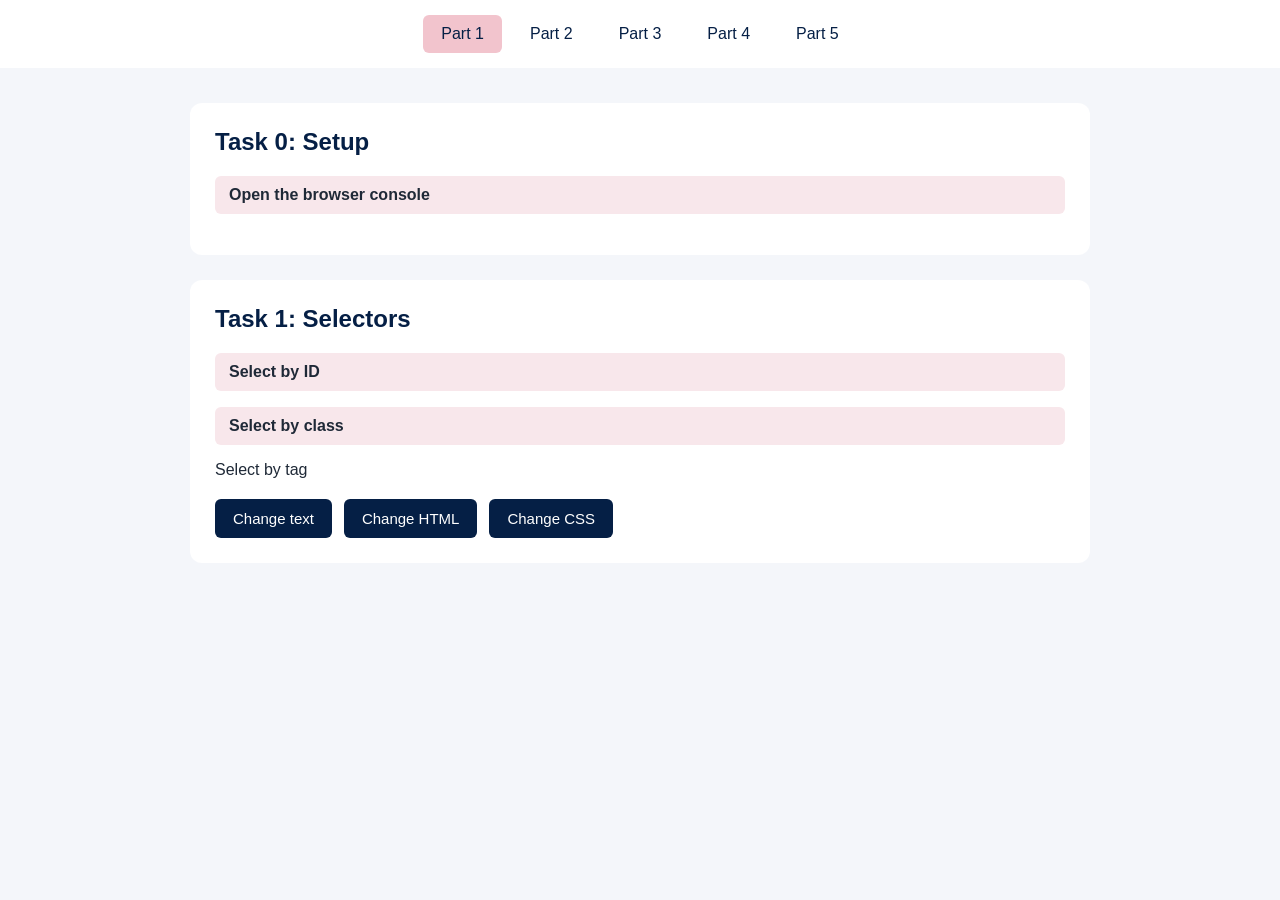
<file: index.html>
<!DOCTYPE html>
<html lang="en">
<head>
    <meta charset="UTF-8">
    <meta name="viewport" content="width=device-width, initial-scale=1.0">
    <title>Part 1</title>
    <link rel="stylesheet" href="style.css">
</head>
<body>
    <nav class="navbar">
        <a href="index.html" class="active">Part 1</a>
        <a href="part2.html">Part 2</a>
        <a href="part3.html">Part 3</a>
        <a href="part4.html">Part 4</a>
        <a href="part5.html">Part 5</a>
    </nav>
    <main>
        <section class="task">
            <h2>Task 0: Setup</h2>
            <p>Open the browser console</p>
        </section>

        <section class="task">
            <h2>Task 1: Selectors</h2>
            <p id="demoTitle">Select by ID</p>
            <p class="demoText">Select by class</p>
            <span>Select by tag</span>

            <div class="button-group">
                <button id="textButton">Change text</button>
                <button id="htmlButton">Change HTML</button>
                <button id="cssButton">Change CSS</button>
            </div>
        </section>
    </main>
    <script src="https://code.jquery.com/jquery-3.7.1.min.js"></script>
    <script src="part1.js"></script>
</body>
</html>
</file>
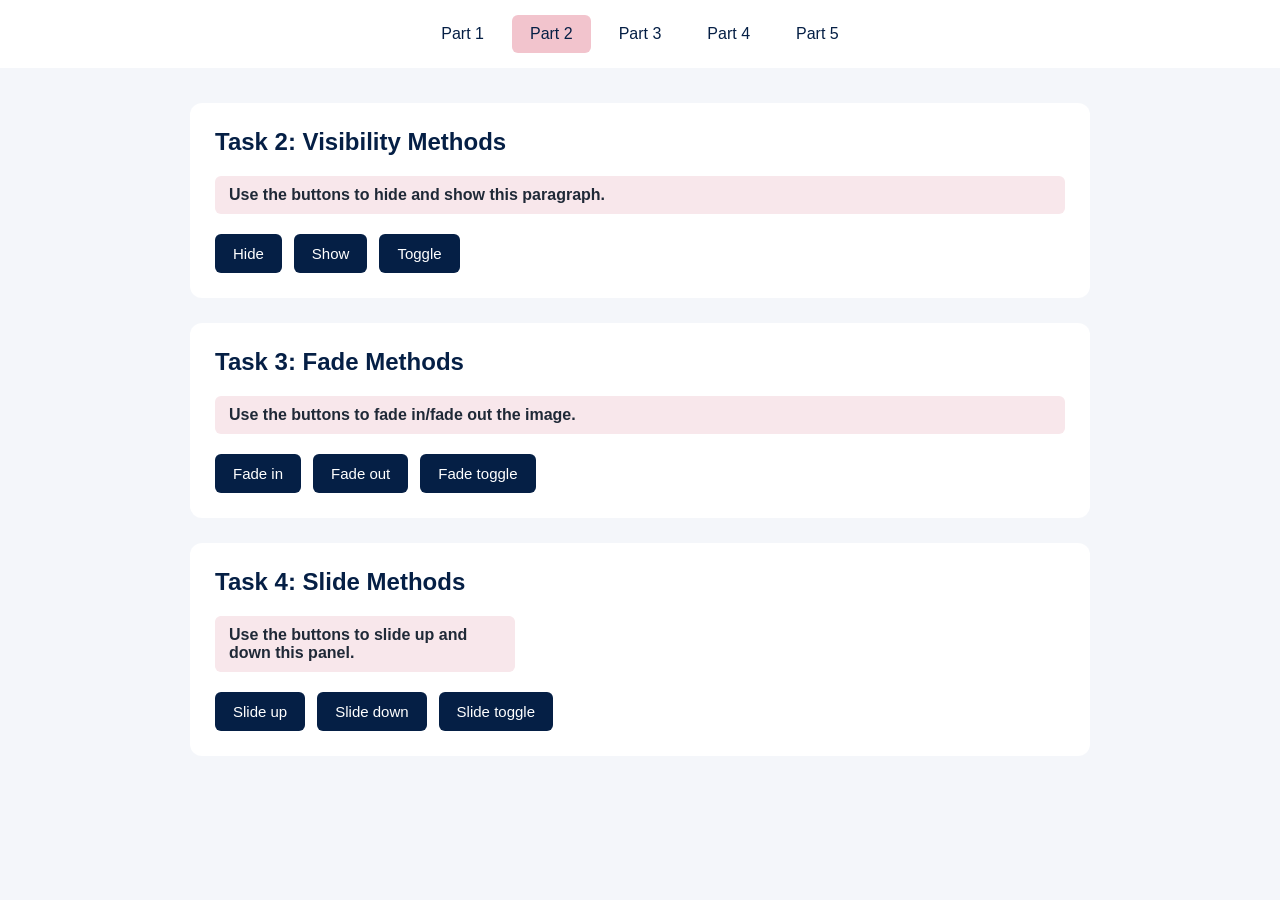
<file: part2.html>
<!DOCTYPE html>
<html lang="en">
<head>
    <meta charset="UTF-8">
    <meta name="viewport" content="width=device-width, initial-scale=1.0">
    <title>Part 2</title>
    <link rel="stylesheet" href="style.css">
</head>
<body>
    <nav class="navbar">
        <a href="index.html">Part 1</a>
        <a href="part2.html" class="active">Part 2</a>
        <a href="part3.html">Part 3</a>
        <a href="part4.html">Part 4</a>
        <a href="part5.html">Part 5</a>
    </nav>

    <main>
        <section class="task">
            <h2>Task 2: Visibility Methods</h2>
            <p id="visibilityText">
                Use the buttons to hide and show this paragraph.
            </p>
            <div class="button-group">
                <button id="hideButton">Hide</button>
                <button id="showButton">Show</button>
                <button id="toggleButton">Toggle</button>
            </div>
        </section>

        <section class="task">
            <h2>Task 3: Fade Methods</h2>
            <p>Use the buttons to fade in/fade out the image.</p>
            <img id="fadeImage" src=images/part2.jpg alt="fade image">

            <div class="button-group">
                <button id="fadeInButton">Fade in</button>
                <button id="fadeOutButton">Fade out</button>
                <button id="fadeToggleButton">Fade toggle</button>
            </div>
        </section>

        <section class="task">
            <h2>Task 4: Slide Methods</h2>

            <div id="slidePanel" class="slide-panel">
                <p>
                    Use the buttons to slide up and down this panel.
                </p>
            </div>

            <div class="button-group">
                <button id="slideUpButton">Slide up</button>
                <button id="slideDownButton">Slide down</button>
                <button id="slideToggleButton">Slide toggle</button>
            </div>
        </section>

    </main>
    <script src="https://code.jquery.com/jquery-3.7.1.min.js"></script>
    <script src="part2.js"></script>

</body>
</html>
</file>
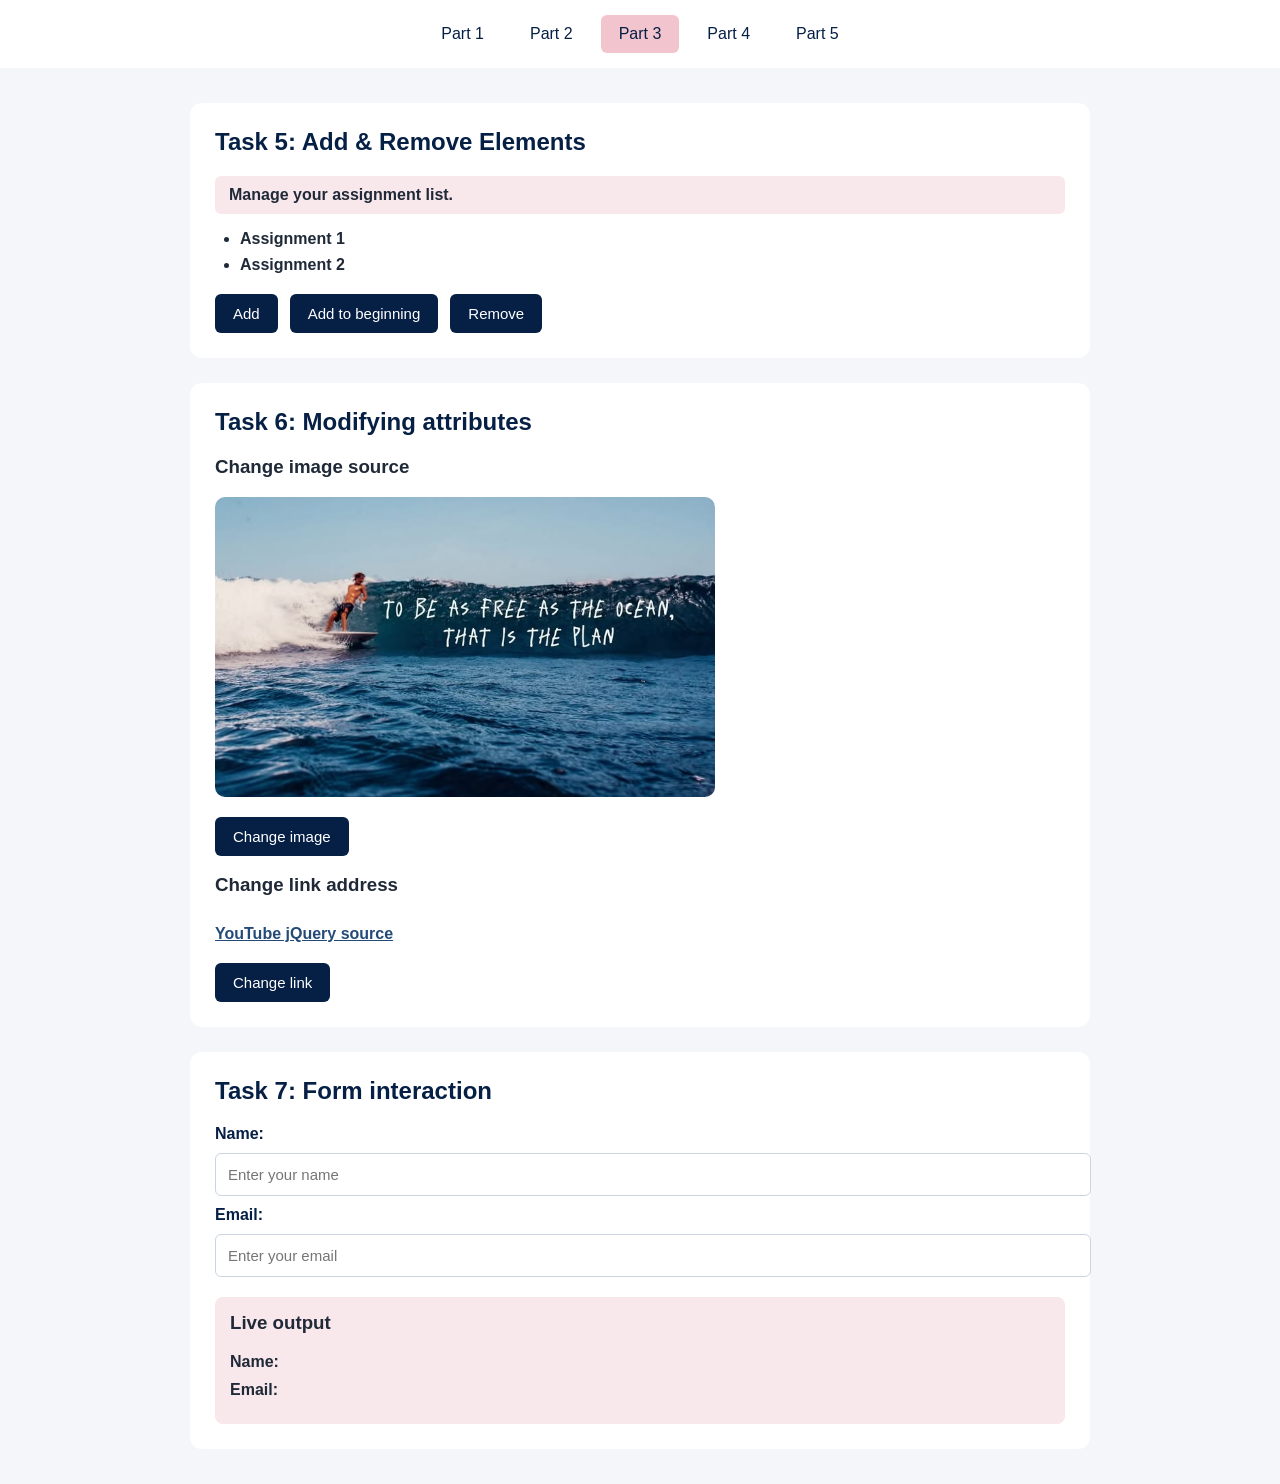
<file: part3.html>
<!DOCTYPE html>
<html lang="en">
<head>
    <meta charset="UTF-8">
    <meta name="viewport" content="width=device-width, initial-scale=1.0">
    <title>Part 3</title>
    <link rel="stylesheet" href="style.css">
</head>
<body>
    <nav class="navbar">
        <a href="index.html">Part 1</a>
        <a href="part2.html">Part 2</a>
        <a href="part3.html" class="active">Part 3</a>
        <a href="part4.html">Part 4</a>
        <a href="part5.html">Part 5</a>
    </nav>

    <main>
        <section class="task">
            <h2>Task 5: Add & Remove Elements</h2>
            <p>Manage your assignment list.</p>

            <ul id="itemList">
                <li>Assignment 1</li>
                <li>Assignment 2</li>
            </ul>

            <div class="button-group">
                <button id="addButton">Add</button>
                <button id="prependButton">Add to beginning</button>
                <button id="removeButton">Remove</button>
            </div>
        </section>

        <section class="task">
            <h2>Task 6: Modifying attributes</h2>
            <h3>Change image source</h3>

            <img id="demoImage" src=images/beforeImage.jpg alt="part3 image">

            <div class="button-group">
                <button id="changeImageButton">Change image</button>
            </div>

            <h3>Change link address</h3>
            <a id="demoLink" href="https://youtu.be/QhQ4m5g2fhA?si=p20dfHXLAsEGwXo6" target="_blank">
                YouTube jQuery source
            </a>

            <div class="button-group">
                <button id="changeLinkButton">Change link</button>
            </div>
        </section>

        <section class="task">
            <h2>Task 7: Form interaction</h2>

            <form id="userForm">
                <label for="nameInput">Name:</label>
                <input type="text" id="nameInput" placeholder="Enter your name">

                <label for="emailInput">Email:</label>
                <input type="email" id="emailInput" placeholder="Enter your email">
            </form>

            <div class="output">
                <h3>Live output</h3>
                <p id="nameOutput">Name: </p>
                <p id="emailOutput">Email: </p>
            </div>
        </section>
    </main>
    <script src="https://code.jquery.com/jquery-3.7.1.min.js"></script>
    <script src="part3.js"></script>

</body>
</html>
</file>
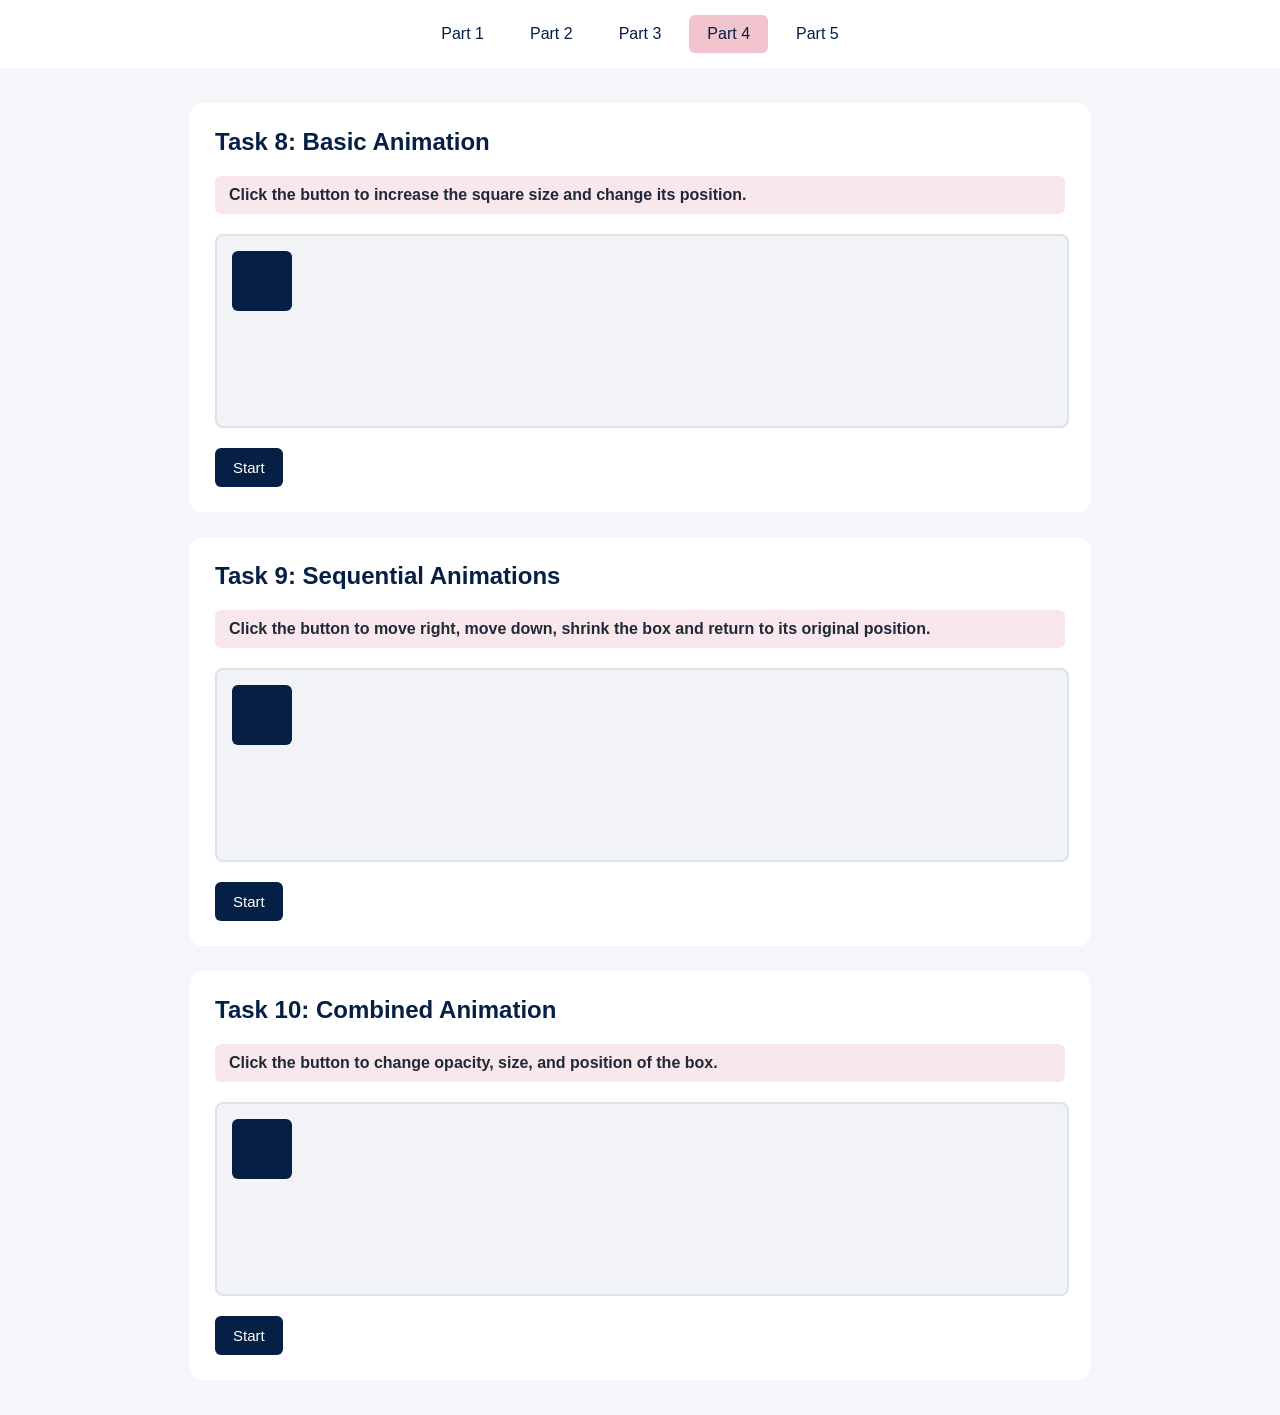
<file: part4.html>
<!DOCTYPE html>
<html lang="en">
<head>
    <meta charset="UTF-8">
    <meta name="viewport" content="width=device-width, initial-scale=1.0">
    <title>Part 4</title>
    <link rel="stylesheet" href="style.css">
</head>
<body>
    <nav class="navbar">
        <a href="index.html">Part 1</a>
        <a href="part2.html">Part 2</a>
        <a href="part3.html">Part 3</a>
        <a href="part4.html" class="active">Part 4</a>
        <a href="part5.html">Part 5</a>
    </nav>

    <main>
        <section class="task">
            <h2>Task 8: Basic Animation</h2>
            <p>Click the button to increase the square size and change its position.</p>
            <div class="animation-area">
                <div id="basicBox" class="animation-box"></div>
            </div>

            <div class="button-group">
                <button id="basicAnimateButton">Start</button>
            </div>
        </section>

        <section class="task">
            <h2>Task 9: Sequential Animations</h2>
            <p>Click the button to move right, move down, shrink the box and return to its original position.</p>
            <div class="animation-area">
                <div id="sequenceBox" class="sequence-box"></div>
            </div>

            <div class="button-group">
                <button id="sequenceButton">Start</button>
            </div>
        </section>

        <section class="task">
            <h2>Task 10: Combined Animation</h2>
            <p>Click the button to change opacity, size, and position of the box.</p>
            <div class="animation-area">
                <div id="combinedBox" class="combined-box"></div>
            </div>

            <div class="button-group">
                <button id="combinedButton">Start</button>
            </div>
        </section>
    </main>
    <script src="https://code.jquery.com/jquery-3.7.1.min.js"></script>
    <script src="part4.js"></script>

</body>
</html>
</file>
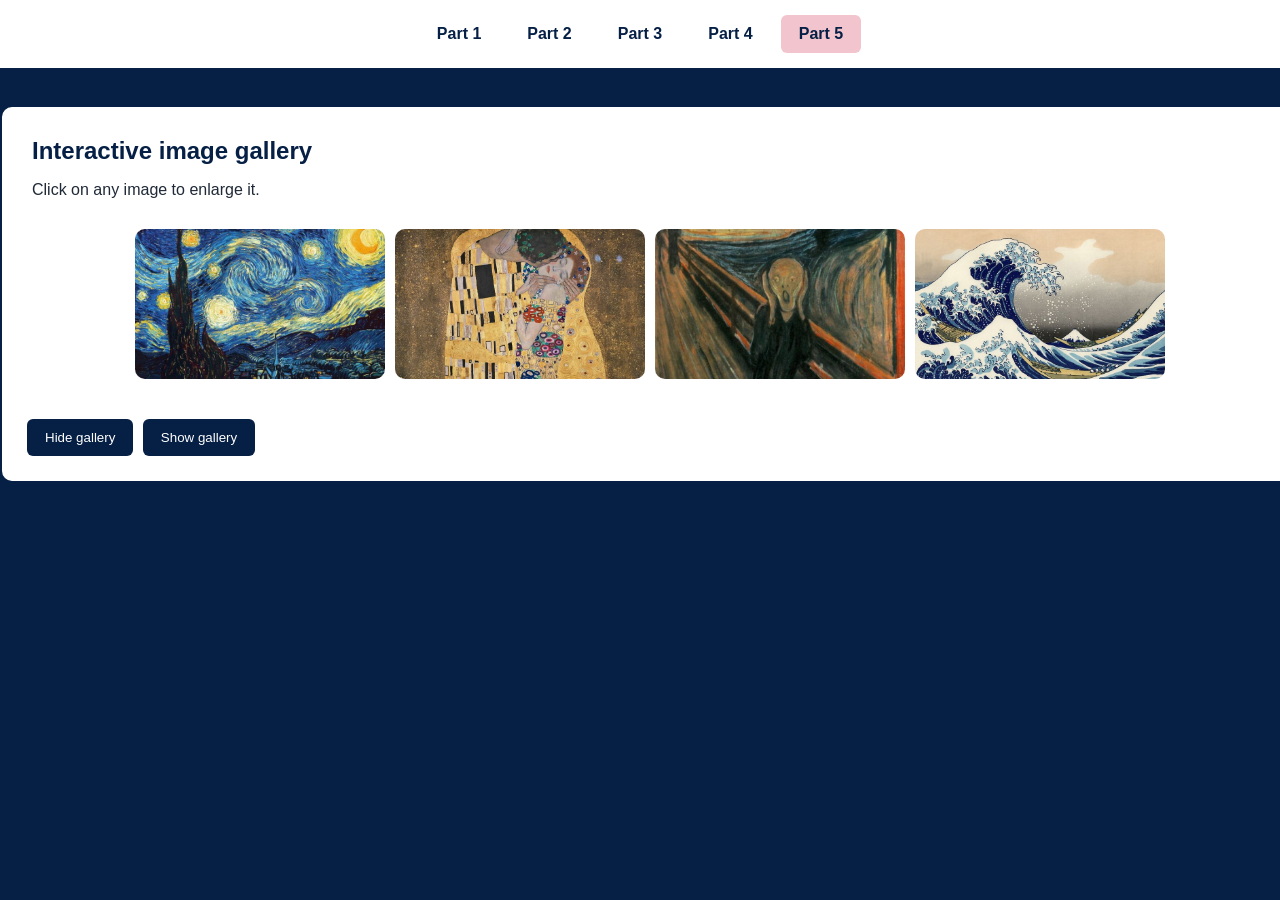
<file: part5.html>
<!DOCTYPE html>
<html lang="en">
<head>
    <meta charset="UTF-8">
    <meta name="viewport" content="width=device-width, initial-scale=1.0">
    <title>Part 5</title>
    <link rel="stylesheet" href="part5.css">
</head>
<body>
    <nav class="navbar">
        <a href="index.html">Part 1</a>
        <a href="part2.html">Part 2</a>
        <a href="part3.html">Part 3</a>
        <a href="part4.html">Part 4</a>
        <a href="part5.html" class="active">Part 5</a>
    </nav>

    <main>
        <section class="task">
            <h2>Interactive image gallery</h2>
            <p>Click on any image to enlarge it.</p>

            <div class="gallery">
                <img class="gallery-image" src=images/starryNight.jpg alt="Starry night">
                <img class="gallery-image" src=images/kiss.jpg alt="The kiss">
                <img class="gallery-image" src=images/scream.jpg alt="Scream">
                <img class="gallery-image" src=images/greatWave.jpg alt="Great Wave">
            </div>

            <button id="hideGalleryButton">Hide gallery</button>
            <button id="showGalleryButton">Show gallery</button>
        </section>
    </main>
    <script src="https://code.jquery.com/jquery-3.7.1.min.js"></script>
    <script src="part5.js"></script>

</body>
</html>
</file>
<file: style.css>
body {
    margin: 0;
    font-family: Arial, sans-serif;
    background-color: #f4f6fa;
    color: #1f2937;
}

.navbar {
    display: flex;
    justify-content: center;
    flex-wrap: wrap;
    gap: 10px;
    padding: 15px;
    background-color: white;
}

.navbar a {
    padding: 10px 18px;
    border-radius: 6px;
    color: #051F45;
    text-decoration: none;
}

.navbar a:hover,
.navbar a.active {
    background-color: #F2C4CD;
    color: #051F45;
}

main {
    width: min(900px, 92%);
    margin: 35px auto;
}

.task {
    margin-bottom: 25px;
    padding: 25px;
    background-color: white;
    border-radius: 12px;
}

.task h2 {
    margin-top: 0;
    color: #051F45;
}

.task p{
    font-weight: bold;
    padding: 10px 14px;
    background-color: #f8e7eb;
    border-radius: 6px;
    margin-top: 5px;
}

.button-group {
    display: flex;
    flex-wrap: wrap;
    gap: 12px;
    margin-top: 20px;
}

button {
    padding: 11px 18px;
    border: none;
    border-radius: 6px;
    background-color: #051F45;
    color: white;
    font-size: 15px;
    cursor: pointer;
    transition: background-color 0.3s, transform 0.2s;
}

button:hover {
    background-color: #244a79;
    transform: translateY(-2px);
}

/* Task 3 */
#fadeImage {
    display: none;
    width: 100%;
    max-width: 200px;
    height: 200px;
    object-fit: cover;
    margin-top: 15px;
}

/* Task 4 */
.slide-panel {
    max-width: 300px;
    background-color: #f8e7eb;
    border-radius: 8px;
}

/* Task 5 */
#itemList {
    padding-left: 25px;
}

#itemList li {
    font-weight: bold;
    margin-bottom: 8px;
    border-radius: 6px;
}

/* Task 6 */
#demoImage {
    display: block;
    width: 100%;
    max-width: 500px;
    height: 300px;
    object-fit: cover;
    margin: 15px 0;
    border-radius: 10px;
}

#demoLink {
    display: inline-block;
    margin-top: 10px;
    color: #244a79;
    font-weight: bold;
}

#demoLink:hover {
    color: #b66d83;
}

/* Task 7 */
#userForm {
    display: flex;
    flex-direction: column;
    gap: 10px;
}

#userForm label {
    font-weight: bold;
    color: #051F45;
}

#userForm input {
    width: 100%;
    padding: 12px;
    border: 1px solid #cbd5e1;
    border-radius: 6px;
    font-size: 15px;
}

.output {
    margin-top: 20px;
    padding: 15px;
    background-color: #f8e7eb;
    border-radius: 8px;
}

.output h3 {
    margin-top: 0;
}

.output p{
    margin: 0 0 10px;
    padding: 0;
}

/* Task 8 */
.animation-area {
    position: relative;
    width: 100%;
    height: 190px;
    margin-top: 20px;
    overflow: hidden;
    background-color: #f1f3f7;
    border: 2px solid #dbe2ea;
    border-radius: 8px;
}

.animation-box,
.sequence-box,
.combined-box {
    position: absolute;
    width: 60px;
    height: 60px;
    left: 15px;
    top: 15px;
    background-color: #051F45;
    border-radius: 6px;
}

@media (max-width: 768px) {
    main {
        width: 92%;
    }

    .navbar {
        gap: 5px;
    }

    .navbar a {
        padding: 8px 12px;
    }

    .task {
        padding: 15px;
    }

    #userForm input {
        width: 100%;
        box-sizing: border-box;
    }

    .animation-area {
        max-width: 100%;
    }
}
</file>
<file: part5.css>
body {
    margin: 0;
    font-family: Arial, sans-serif;
    background-color: #051F45;
    color: #1f2937;
}

.navbar {
    display: flex;
    justify-content: center;
    flex-wrap: wrap;
    gap: 10px;
    padding: 15px;
    background-color: white;
    border-bottom: 2px solid#051F45;
}

.navbar a {
    padding: 10px 18px;
    border-radius: 6px;
    color: #051F45;
    text-decoration: none;
    font-weight: bold;
}

.navbar a:hover,
.navbar a.active {
    background-color: #F2C4CD;
}

main {
    width: 1300px;
    margin: 35px auto;
}

.task {
    padding: 25px;
    background-color: white;
    border: 2px solid #051F45;
    border-radius: 12px;
}

.task h2 {
    margin: 5px;
    margin-left: 5px;
    color: #051F45;
}
.task p{
    margin-left: 5px;
}

.gallery {
    display: flex;
    flex-wrap: nowrap;
    justify-content: center;
    align-items: center;
    gap: 10px;
    margin: 20px 0;
    padding: 10px;
}

.gallery-image {
    width: 250px;
    height: 150px;
    flex: 0 0 auto;
    object-fit: cover;
    border-radius: 10px;
    cursor: pointer;
}

button {
    padding: 11px 18px;
    margin: 10px 5px 0 0;
    border: none;
    border-radius: 6px;
    background-color: #051F45;
    color: white;
    cursor: pointer;
}

button:hover {
    background-color: #244a79;
}

@media (max-width: 768px) {
    main {
        width: 95%;
    }

    .gallery {
        flex-wrap: wrap;
        gap: 10px;
    }

    .gallery-image {
        width: 100%;
        max-width: 250px;
    }

    .task {
        padding: 15px;
    }
}
</file>
